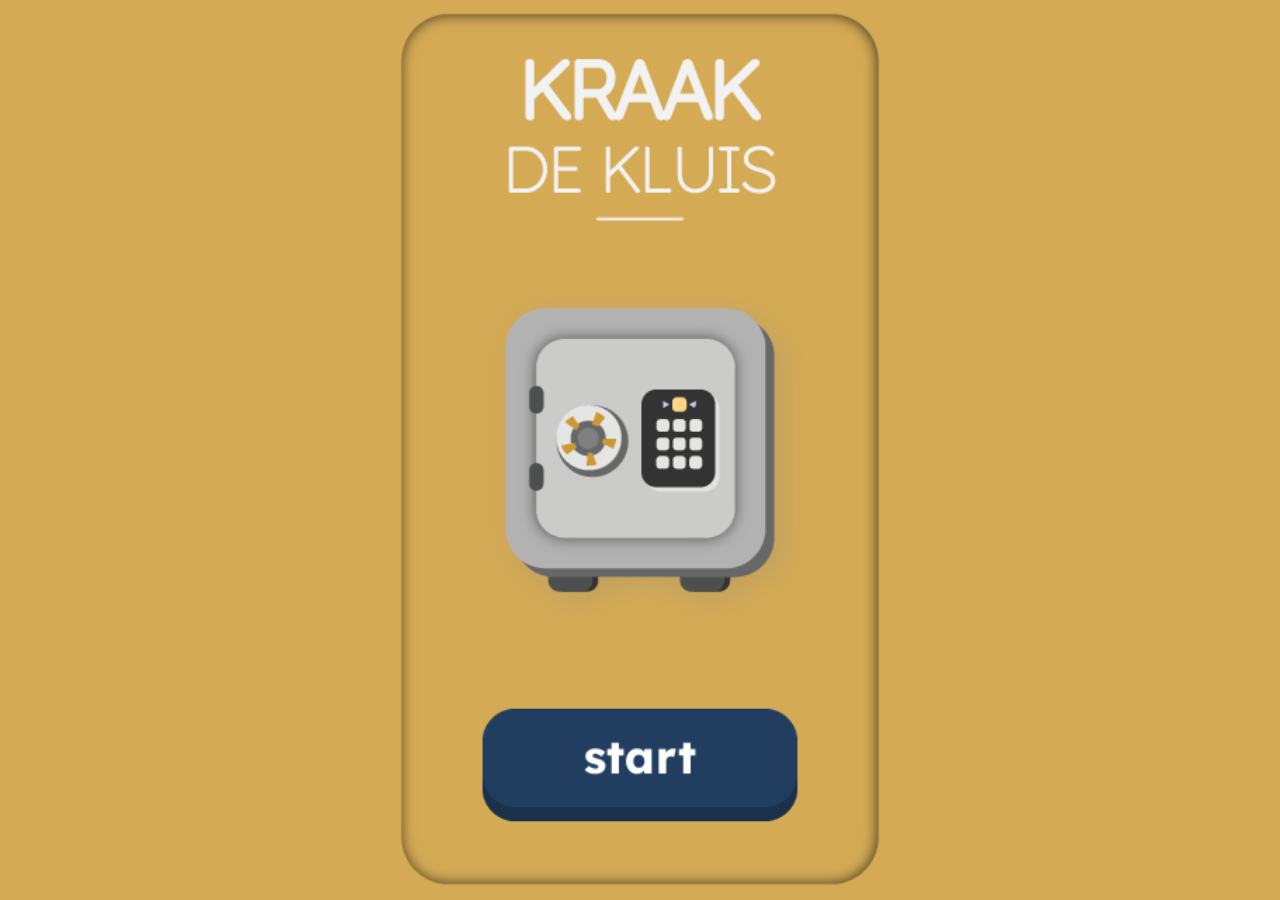
<file: ESM Task/forkwecare-dsst-main/index.html>
<!DOCTYPE html>
<html lang="en">
    <head>
        <meta charset="UTF-8" />
        <meta name="viewport" content="width=device-width, initial-scale=1.0, user-scalable=no" />
        
        <!-- Title and icon shown in browser tab -->
        <link rel="icon" type="image/png" href="assets/images/favicon-48.png" />
        <title>Cognitive EMA</title>

        <!-- Include Libraries -->
        <script src="src/libs/phaser.min.js"></script>
        <script src="src/libs/jspsych-7.1.2/jspsych.js"></script>
        <script type="text/javascript" src="src/libs/jspsych-7-pavlovia-2022.1.1.js"></script>

        <!-- Include CSS style -->
        <link rel="stylesheet" type="text/css" href="assets/css/style.css" media="screen" />
    </head>

    <body>
        <!-- Preload the fonts for phaser to use -->
        <div style="font-family:body; position:absolute; left:-1000px; visibility:hidden;">.</div>
        <div style="font-family:header; position:absolute; left:-1000px; visibility:hidden;">.</div>
        
        <!-- Container which holds the game -->
        <div id="game-container"></div>
        
        <!-- Configure global variables -->
        <script> 
            const jsPsych = initJsPsych(); // initiate jsPsych for collecting data
            const urlParams = new URLSearchParams(window.location.search); // used to read query parameters from top url
            const LANG = urlParams.get("lang") ? urlParams.get("lang") : "nl" // Check or set language
            const PARTICIPANT_ID = urlParams.get("participant") ? urlParams.get("participant") : window.crypto.randomUUID(); // Check participant or set random ID
            const BEEPNUM = urlParams.get("beepnum") ? urlParams.get("beepnum") : 1; // Check or set EMA beep number
            const TESTDAY = urlParams.get("testday") ? urlParams.get("testday") : 1; // Check of set testday
        </script>

        <!-- Load main game script -->
        <script type="module" src="src/main.js"></script>
    </body>
</html>
</file>
<file: ESM Task/forkwecare-dsst-main/assets/css/style.css>
/* Define in :root (global scope) */  
:root {  
  --primary-color: #d4aa55;
  --secondary-color: #213e60;
  --text-dark-color: #131f2e;
  --text-light-color: #f2f2f2;   
  --body-font-size: 20px;
  --header-font-size: 24px;  
} 

/* reset CSS for game container*/
html, body {
  margin: 0;
  padding: 0;
  background-color: var(--primary-color);
  overflow: hidden;
  overscroll-behavior-y: none;
  overscroll-behavior-x: none;
  -webkit-overflow-scrolling: touch;
}

/* Font for regular text, normal weight */
@font-face {
  font-family: "body";
  src: url("../fonts/Lexend-Regular.ttf") format("truetype");
  font-weight: normal;
  font-style: normal;
}

/* Font for titles and buttons, bold weight */
@font-face {
  font-family: "header";
  src: url("../fonts/Lexend-Bold.ttf") format("truetype");
  font-weight: bold;
  font-style: normal;
}
</file>
